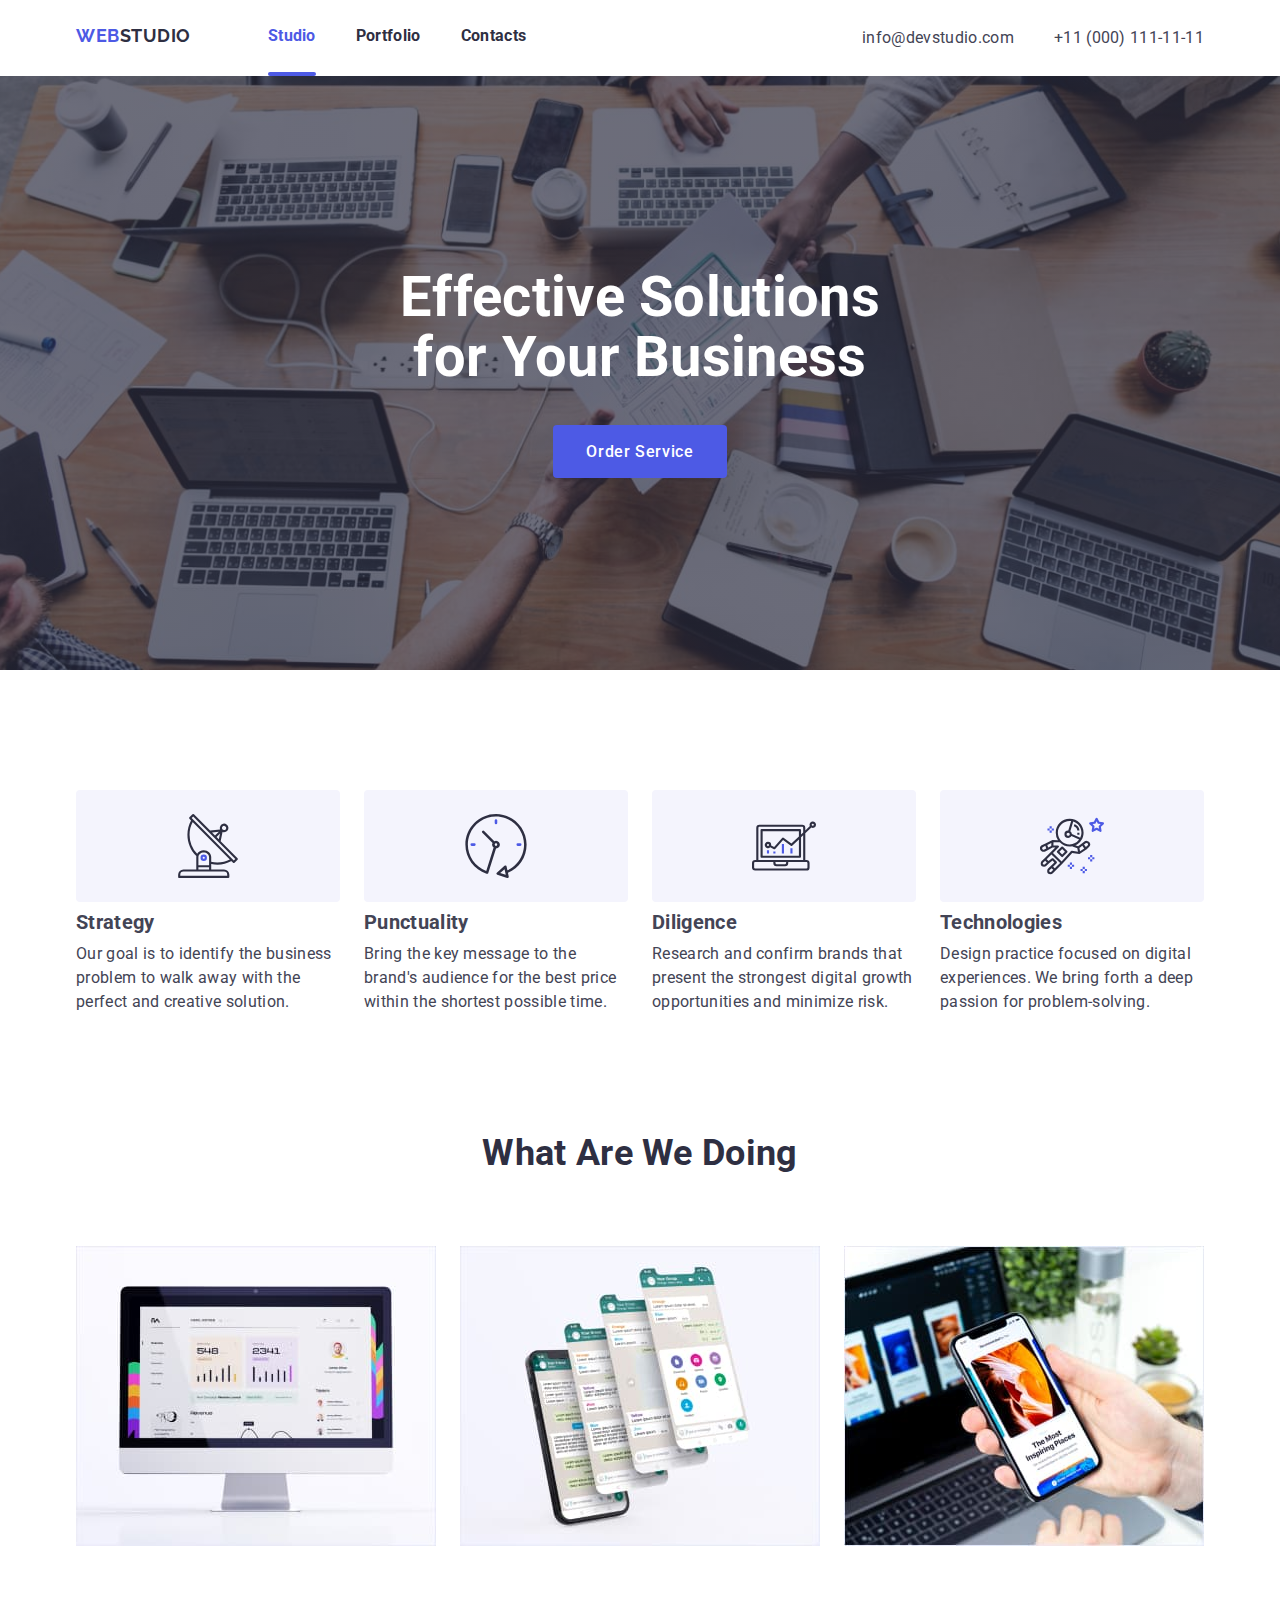
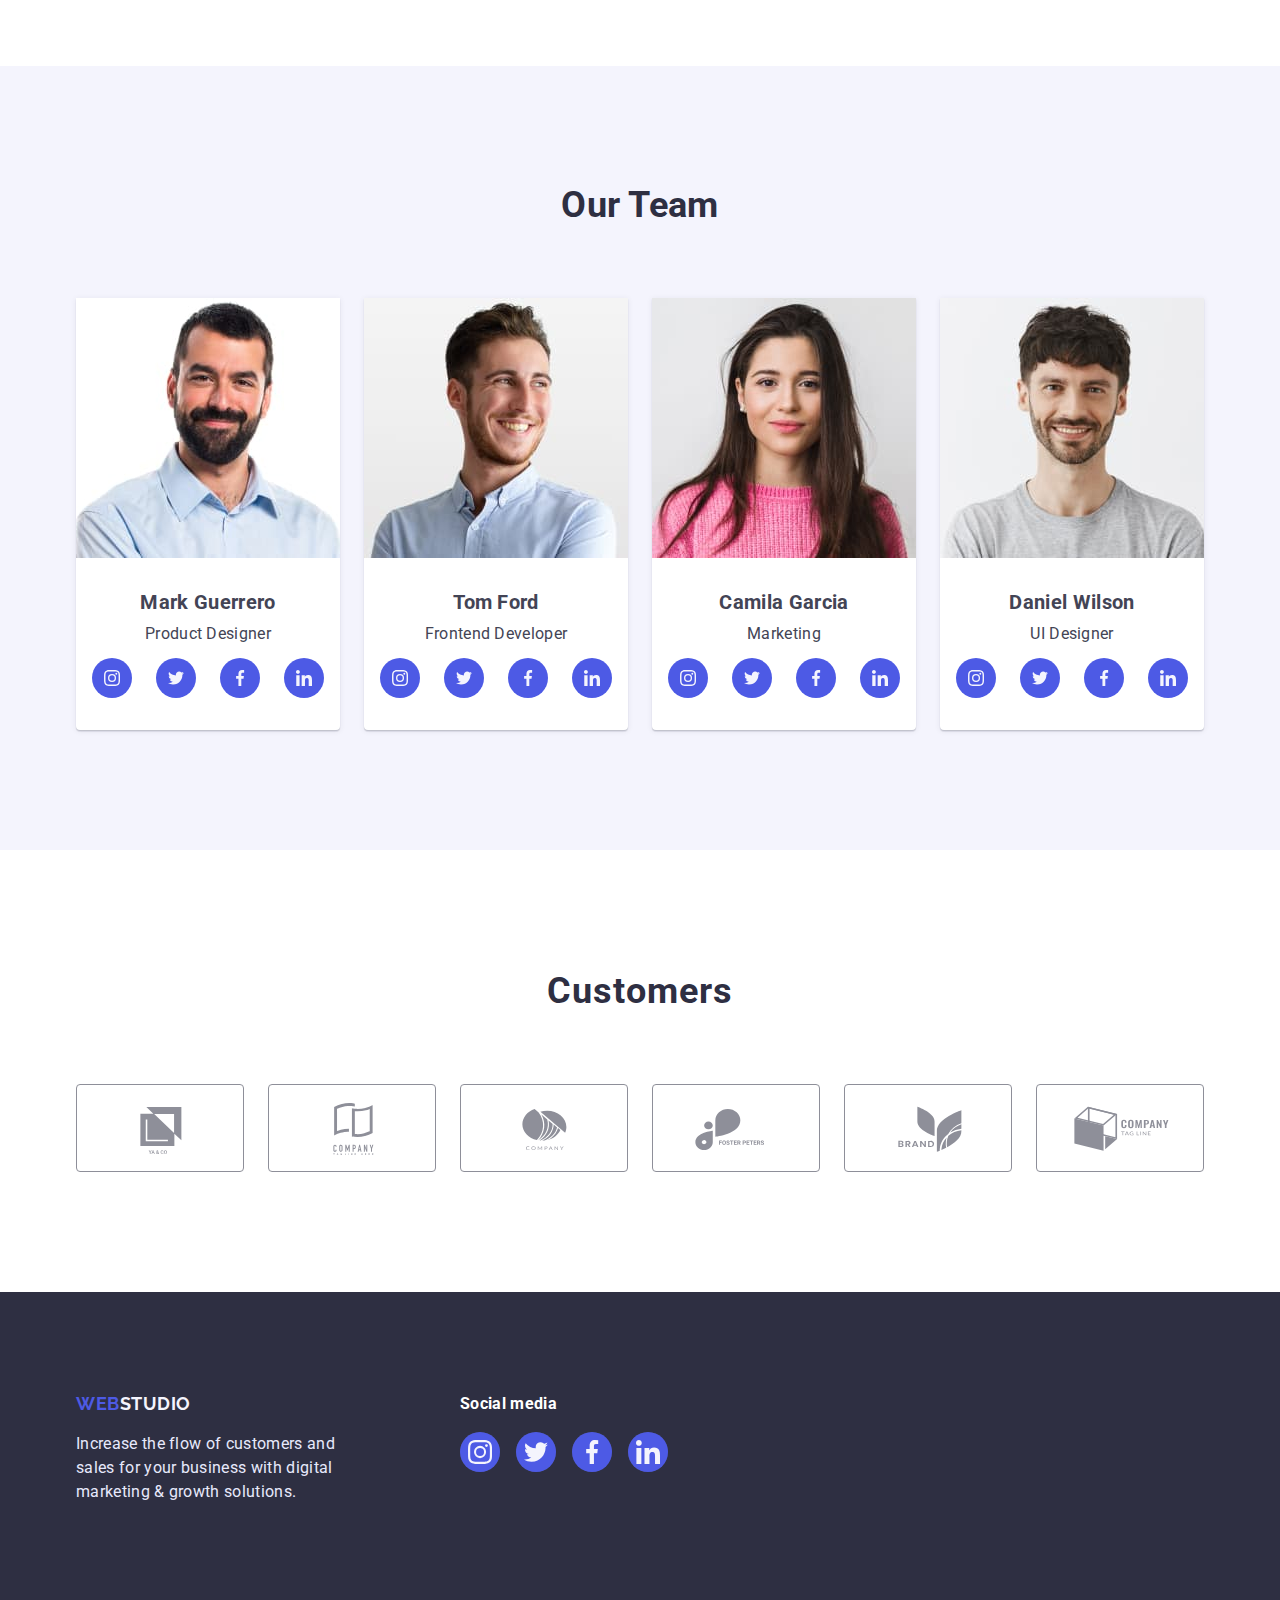
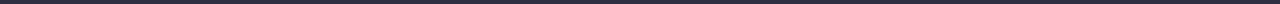
<file: index.html>
<!DOCTYPE html>
<html lang="en">
<head>
    <meta charset="UTF-8">
    <meta http-equiv="X-UA-Compatible" content="IE=edge">
    <meta name="viewport" content="width=device-width, initial-scale=1.0">
    <title>Studio</title>
    <link href="https://fonts.googleapis.com/css2?family=Raleway:wght@700&family=Roboto:wght@400;500;700;900&display=swap" rel="stylesheet">
    <link rel="stylesheet" href="https://cdn.jsdelivr.net/npm/modern-normalize@1.1.0/modern-normalize.min.css">
    <link rel="stylesheet" href="./css/styles.css"/>
</head>
<body>
    <!-- Шапка -->
    <header class="page-header">
        <div class="container main-nav">
            <!-- Логотип -->
            <nav class="header-nav">    
                <a href="" class="logo abowe">
                Web<span class="logo-header">Studio</span>
                </a>
                <!-- Основні кнопки шапки -->
                <ul class="site-nav list">
                    <li class="item active"><a href="./index.html" class="link active">Studio</a></li>
                    <li class="item"><a href="./portfolio.html" class="link">Portfolio</a></li>
                    <li class="item"><a href="" class="link">Contacts</a></li>
                </ul>
            </nav>
            <!-- Контакти в шапці -->
            <ul class="contacts list">
                <li class="item"><a href="mailto:info@devstudio.com" class="link">info@devstudio.com</a></li>
                <li class="item"><a href="tel:+11(000)111-11-11" class="link"> +11 (000) 111-11-11</a></li>
            </ul>
        </div>
    </header>
    <!-- Основний контент -->
    <main>
        <!-- Основний банер -->
        <section class="hero">
            <h1 class="hero-title">Effective Solutions for Your Business</h1>
            <button type="button" class="button-order" data-modal-open>Order Service</button>
        </section>
        <!-- Модальне вікно для Order Service -->
        <div class="backdrop is-hidden" data-modal>
            <div class="modal">
                <div class="button-close">
                    <button class="close" data-modal-close>
                        <svg width="8px" height="8px">
                            <use href="./images/symbol-defs.svg#icon-close"></use>
                        </svg>
                    </button>
                </div>
            </div>
        </div>
        <!-- Особливості -->
        <section class="features">
            <div class="container">
                <h2 class="features-title">Feature</h2>
                <ul class="list">
                    <li class="item">
                        <div class="icon">
                            <svg class="icon-antenna" width="64px" height="64px">
                                <use href="./images/symbol-defs.svg#icon-antenna"></use>
                            </svg>
                        </div>
                        <h3 class="feature">Strategy</h3>
                        <p class="description">Our goal is to identify the business problem to walk away with the perfect and creative solution.</p>
                    </li>
                    <li class="item">
                        <div class="icon">
                            <svg class="icon-clock" width="64px" height="64px">
                                <use href="./images/symbol-defs.svg#icon-clock"></use>
                            </svg>
                        </div>
                        <h3 class="feature">Punctuality</h3>
                        <p class="description">Bring the key message to the brand's audience for the best price within the shortest possible time.</p>
                    </li>
                    <li class="item">
                        <div class="icon">
                            <svg class="icon-diagram" width="64px" height="64px">
                                <use href="./images/symbol-defs.svg#icon-diagram"></use>
                            </svg>
                        </div>
                        <h3 class="feature">Diligence</h3>
                        <p class="description">Research and confirm brands that present the strongest digital growth opportunities and minimize risk.</p>
                    </li>
                    <li class="item">
                        <div class="icon">
                            <svg class="icon-astronaut" width="64px" height="64px">
                                <use href="./images/symbol-defs.svg#icon-astronaut"></use>
                            </svg>
                        </div>
                        <h3 class="feature">Technologies</h3>
                        <p class="description">Design practice focused on digital experiences. We bring forth a deep passion for problem-solving.</p>
                    </li>
                </ul>
            </div>
        </section>
        <!-- Наші роботи -->
        <section class="work">
            <div class="container">
            <h2 class="work-title">What are we doing</h2>
                <ul class="list">
                    <li class="item">
                        <img src="./images/monitor_with_website.jpg" alt="Monitor with website" width="360" height="300">
                    </li>
                    <li class="item">
                        <img src="./images/phone_with_chat.jpg" alt="Phone with chat" width="360" height="300">
                    </li>
                    <li class="item">
                        <img src="./images/phone_with_website.jpg" alt="Phone with website" width="360" height="300">
                    </li>
                </ul>
            </div>
        </section>
        <!-- Наша команда -->
        <section class="team">
            <div class="container">    
            <h2 class="team-title">Our Team</h2>
                <ul class="list">
                    <li class="item">
                            <img src="./images/mark_guerrero.jpg" alt="Mark Guerrero" width="264" height="260">
                            <div class="business-card">
                                <h3 class="name">Mark Guerrero</h3>
                                <p class="position">Product Designer</p>
                                <ul class="list">
                                    <li class="item-logo">
                                        <a href="" class="cards-logo">
                                                <svg class="logo" width="16" height="16">
                                                    <use href="./images/symbol-defs.svg#icon-instagram"></use>
                                                </svg>
                                        </a>
                                    </li>
                                    <li class="item-logo">
                                        <a href="" class="cards-logo">
                                                <svg class="logo" width="16" height="16">
                                                    <use href="./images/symbol-defs.svg#icon-twitter"></use>
                                                </svg>  
                                        </a>
                                    </li>
                                    <li class="item-logo">
                                        <a href="" class="cards-logo"> 
                                                <svg class="logo" width="16" height="16">
                                                    <use href="./images/symbol-defs.svg#icon-facebook"></use>
                                                </svg> 
                                        </a>
                                    </li>
                                    <li class="item-logo">
                                        <a href="" class="cards-logo">
                                                <svg class="logo" width="16" height="16">
                                                    <use href="./images/symbol-defs.svg#icon-linkedin"></use>
                                                </svg>  
                                        </a>
                                    </li>
                                </ul>
                            </div>
                    </li>
                    <li class="item">
                            <img src="./images/tom_ford.jpg" alt="Tom Ford" width="264" height="260">
                            <div class="business-card">
                                <h3 class="name">Tom Ford</h3>
                                <p class="position">Frontend Developer</p>
                                <ul class="list">
                                    <li class="item-logo">
                                        <a href="" class="cards-logo">
                                                <svg class="logo" width="16" height="16">
                                                    <use href="./images/symbol-defs.svg#icon-instagram"></use>
                                                </svg>
                                        </a>
                                    </li>
                                    <li class="item-logo">
                                        <a href="" class="cards-logo">
                                                <svg class="logo" width="16" height="16">
                                                    <use href="./images/symbol-defs.svg#icon-twitter"></use>
                                                </svg>  
                                        </a>
                                    </li>
                                    <li class="item-logo">
                                        <a href="" class="cards-logo"> 
                                                <svg class="logo" width="16" height="16">
                                                    <use href="./images/symbol-defs.svg#icon-facebook"></use>
                                                </svg> 
                                        </a>
                                    </li>
                                    <li class="item-logo">
                                        <a href="" class="cards-logo">
                                                <svg class="logo" width="16" height="16">
                                                    <use href="./images/symbol-defs.svg#icon-linkedin"></use>
                                                </svg>  
                                        </a>
                                    </li>
                                </ul>
                            </div>
                    </li> 
                    <li class="item">
                            <img src="./images/camila_garcia.jpg" alt="Camila Garcia" width="264" height="260">
                            <div class="business-card">
                                <h3 class="name">Camila Garcia</h3>
                                <p class="position">Marketing</p>
                                <ul class="list">
                                    <li class="item-logo">
                                        <a href="" class="cards-logo">
                                                <svg class="logo" width="16" height="16">
                                                    <use href="./images/symbol-defs.svg#icon-instagram"></use>
                                                </svg>
                                        </a>
                                    </li>
                                    <li class="item-logo">
                                        <a href="" class="cards-logo">
                                                <svg class="logo" width="16" height="16">
                                                    <use href="./images/symbol-defs.svg#icon-twitter"></use>
                                                </svg>  
                                        </a>
                                    </li>
                                    <li class="item-logo">
                                        <a href="" class="cards-logo"> 
                                                <svg class="logo" width="16" height="16">
                                                    <use href="./images/symbol-defs.svg#icon-facebook"></use>
                                                </svg> 
                                        </a>
                                    </li>
                                    <li class="item-logo">
                                        <a href="" class="cards-logo">
                                                <svg class="logo" width="16" height="16">
                                                    <use href="./images/symbol-defs.svg#icon-linkedin"></use>
                                                </svg>  
                                        </a>
                                    </li>
                                </ul>
                            </div>
                    </li>
                    <li class="item">
                            <img src="./images/daniel_wilson.jpg" alt="Daniel Wilson" width="264" height="260">
                            <div class="business-card">
                                <h3 class="name">Daniel Wilson</h3>
                                <p class="position">UI Designer</p>
                                <ul class="list">
                                    <li class="item-logo">
                                        <a href="" class="cards-logo">
                                                <svg class="logo" width="16" height="16">
                                                    <use href="./images/symbol-defs.svg#icon-instagram"></use>
                                                </svg>
                                        </a>
                                    </li>
                                    <li class="item-logo">
                                        <a href="" class="cards-logo">
                                                <svg class="logo" width="16" height="16">
                                                    <use href="./images/symbol-defs.svg#icon-twitter"></use>
                                                </svg>  
                                        </a>
                                    </li>
                                    <li class="item-logo">
                                        <a href="" class="cards-logo"> 
                                                <svg class="logo" width="16" height="16">
                                                    <use href="./images/symbol-defs.svg#icon-facebook"></use>
                                                </svg> 
                                        </a>
                                    </li>
                                    <li class="item-logo">
                                        <a href="" class="cards-logo">
                                                <svg class="logo" width="16" height="16">
                                                    <use href="./images/symbol-defs.svg#icon-linkedin"></use>
                                                </svg>  
                                        </a>
                                    </li>
                                </ul>
                            </div>
                    </li>
                </ul>
            </div>    
        </section>
        <!-- Клієнти -->
        <section class="customers">
            <div class="container"> 
                <h2 class="customer-title">Customers</h2>
                    <ul class="list brand-customer">
                        <li class="item brand">
                            <a href="" class="link customer">
                                    <svg class="customer-logo" width="104" height="56">
                                        <use href="./images/symbol-defs.svg#icon-client-first"></use>
                                    </svg>
                            </a>
                        </li>
                        <li class="item brand">
                            <a href="" class="link customer">
                                    <svg class="customer-logo" width="104" height="56">
                                        <use href="./images/symbol-defs.svg#icon-client-second"></use>
                                    </svg>
                            </a>
                        </li>
                        <li class="item brand">
                            <a href="" class="link customer">
                                    <svg class="customer-logo" width="104" height="56">
                                        <use href="./images/symbol-defs.svg#icon-client-third"></use>
                                    </svg>
                            </a>
                        </li>
                        <li class="item brand">
                            <a href="" class="link customer">
                                    <svg class="customer-logo" width="104" height="56">
                                        <use href="./images/symbol-defs.svg#icon-client-fourth"></use>
                                    </svg>
                            </a>
                        </li>
                        <li class="item brand">
                            <a href="" class="link customer">
                                    <svg class="customer-logo" width="104" height="56">
                                        <use href="./images/symbol-defs.svg#icon-client-fifth"></use>
                                    </svg>
                            </a>
                        </li>
                        <li class="item brand">
                            <a href="" class="link customer">
                                    <svg class="customer-logo" width="104" height="56">
                                        <use href="./images/symbol-defs.svg#icon-client-sixth"></use>
                                    </svg>
                            </a>
                        </li>
                    </ul>
            </div>
        </section>
    </main>
    <!-- Низ сайту -->
    <footer>
        <div class="container logo-tagline">   
            <div class="info">
                <!-- Логотип -->  
                <a href="" class="logo below">
                Web<span class="logo-footer">Studio</span>
                </a>
                <!-- Слоган -->
                <p class="tagline">Increase the flow of customers and sales for your business with digital marketing & growth solutions.</p>
            </div>
            <!-- Соціальні мережі -->
            <div class="social-media">
                <h3 class="title-social">Social media</h3>
                <ul class="list item-contact">
                    <li class="item-logo contact">
                        <a href="" class="cards-logo">
                                <svg class="logo" width="24" height="24">
                                    <use href="./images/symbol-defs.svg#icon-instagram"></use>
                                </svg>
                        </a>
                    </li> 
                    <li class="item-logo contact">
                        <a href="" class="cards-logo">
                                <svg class="logo" width="24" height="24">
                                    <use href="./images/symbol-defs.svg#icon-twitter"></use>
                                </svg>
                        </a>
                    </li> 
                    <li class="item-logo contact">
                        <a href="" class="cards-logo">
                                <svg class="logo" width="24" height="24">
                                    <use href="./images/symbol-defs.svg#icon-facebook"></use>
                                </svg>
                        </a>
                    </li> 
                    <li class="item-logo contact">
                        <a href="" class="cards-logo">
                                <svg class="logo" width="24" height="24">
                                    <use href="./images/symbol-defs.svg#icon-linkedin"></use>
                                </svg>
                        </a>
                    </li> 
                </ul>
            </div>
        </div>  
    </footer>
    <script src="./js/modal.js"></script>
</body>
</html>
</file>
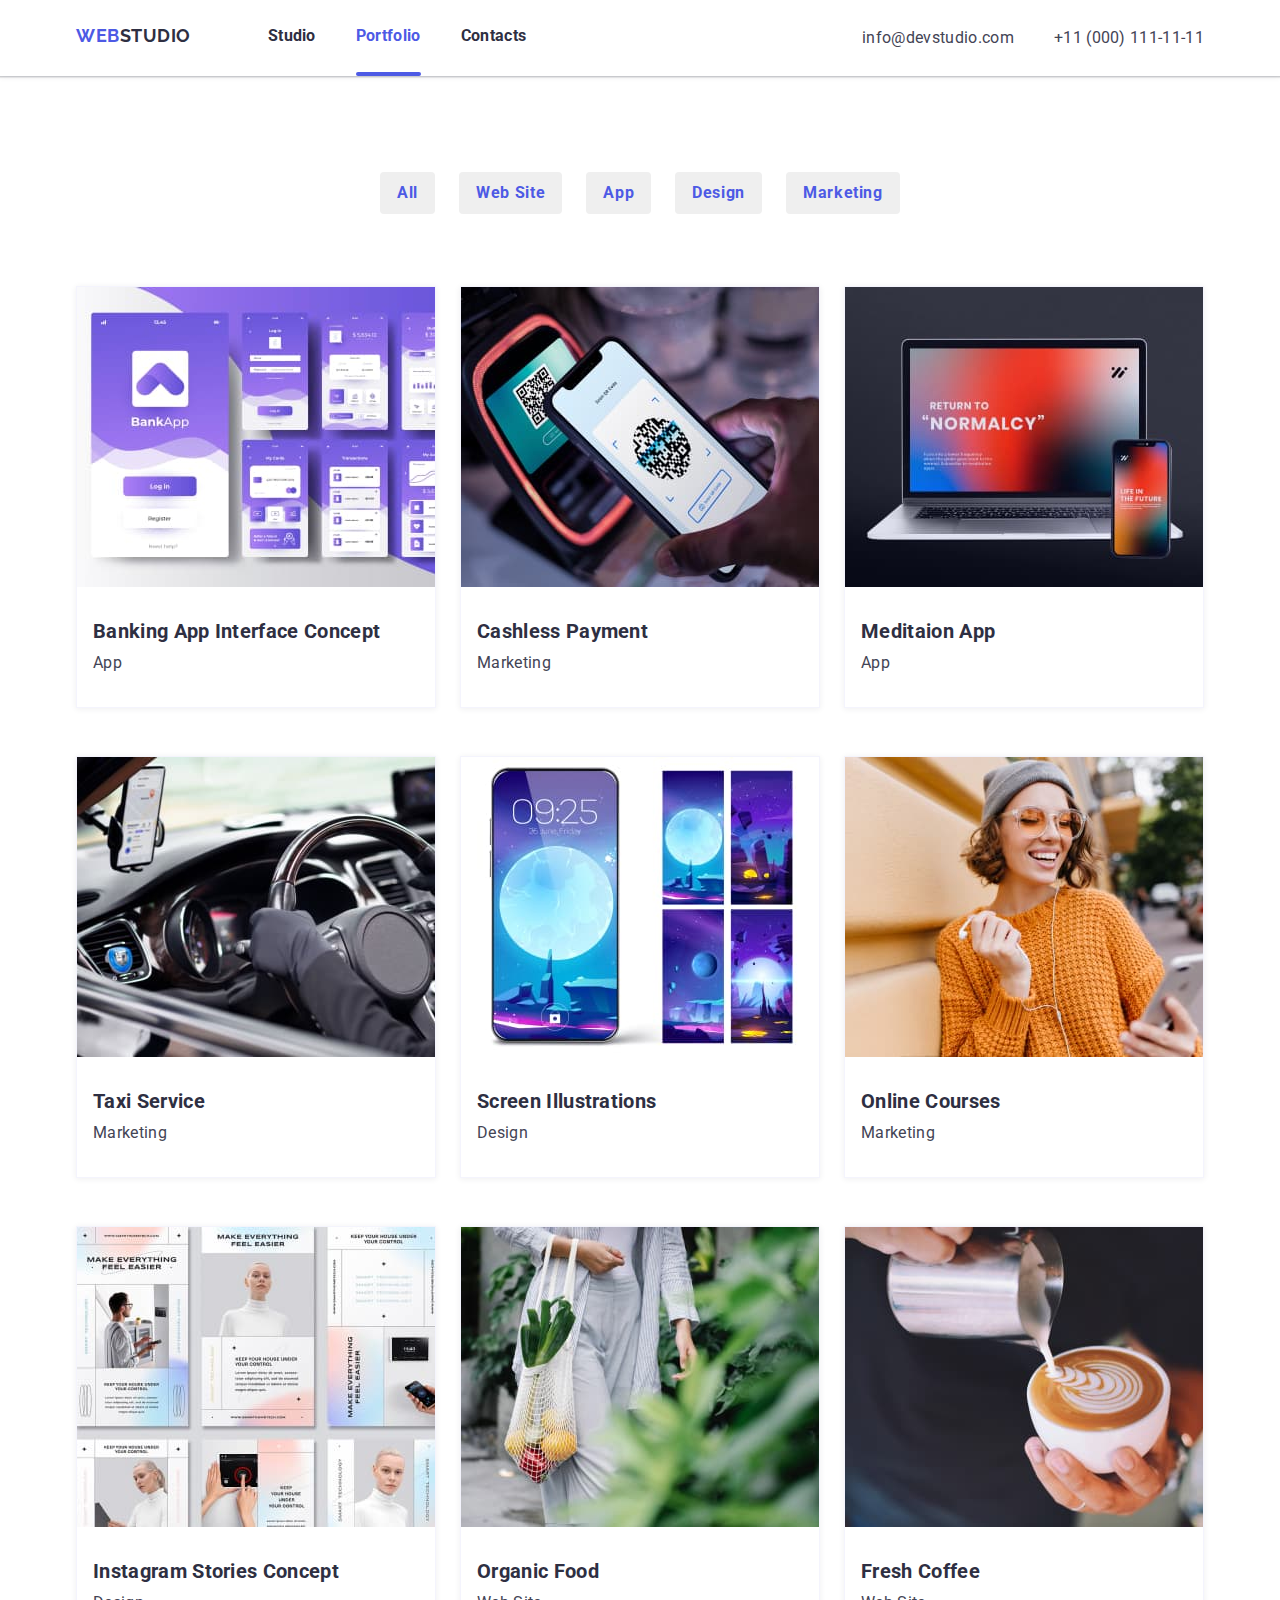
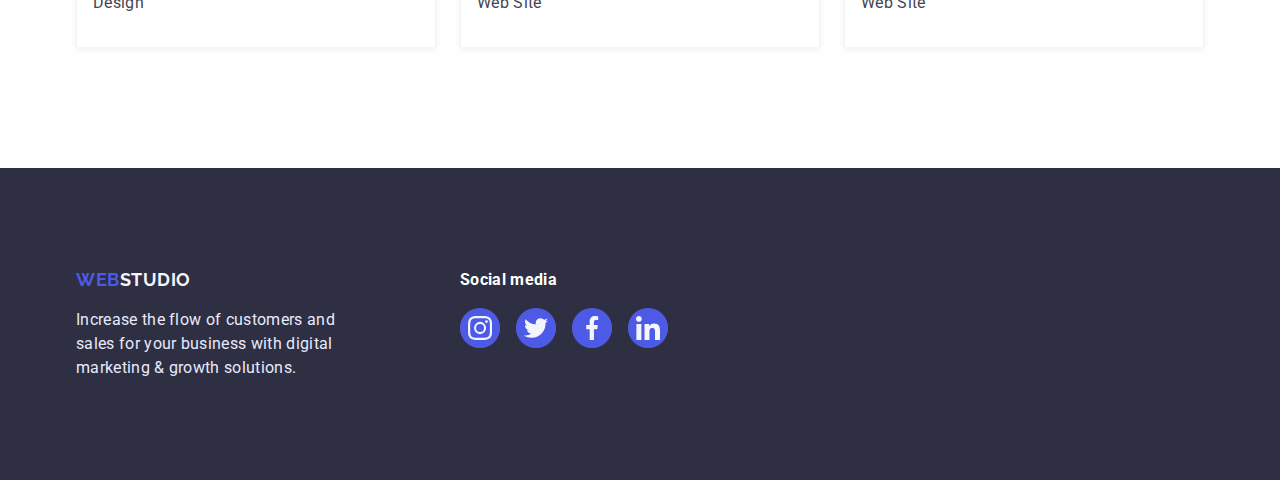
<file: portfolio.html>
<!DOCTYPE html>
<html lang="en">
<head>
    <meta charset="UTF-8">
    <meta http-equiv="X-UA-Compatible" content="IE=edge">
    <meta name="viewport" content="width=device-width, initial-scale=1.0">
    <title>Portfolio</title>
    <link href="https://fonts.googleapis.com/css2?family=Raleway:wght@700&family=Roboto:wght@400;500;700;900&display=swap" rel="stylesheet">
    <link rel="stylesheet" href="https://cdn.jsdelivr.net/npm/modern-normalize@1.1.0/modern-normalize.min.css">
    <link rel="stylesheet" href="./css/styles.css">
</head>
<body>
    <!-- Шапка -->
    <header class="page-header">
        <div class="container main-nav">
            <!-- Логотип -->
            <nav class="header-nav">    
                <a href="" class="logo abowe">
                Web<span class="logo-header">Studio</span>
                </a>
                <!-- Основні кнопки шапки -->
                <ul class="site-nav list">
                    <li class="item"><a href="./index.html" class="link">Studio</a></li>
                    <li class="item active"><a href="./portfolio.html" class="link active">Portfolio</a></li>
                    <li class="item"><a href="" class="link">Contacts</a></li>
                </ul>
            </nav>
            <!-- Контакти в шапці -->
            <ul class="contacts list">
                <li class="item"><a href="mailto:info@devstudio.com" class="link">info@devstudio.com</a></li>
                <li class="item"><a href="tel:+11(000)111-11-11" class="link"> +11 (000) 111-11-11</a></li>
            </ul>
        </div>
    </header>
    <!-- Основний контент -->
    <main>
      <h1 class="title-portfolio">Portfolio</h1>
     <!--Фільтр кнопки-->
      <section class="portfolio">
        <div class="container">
        <h2 class="title-cards">Project cards</h2>
        <ul  class="list cards-nav">
            <li class="item">
                <button type="button" class="button-cards">All</button>
            </li>
            <li class="item">
                <button type="button" class="button-cards">Web Site</button>
            </li>
            <li class="item">
                <button type="button" class="button-cards">App</button>
            </li>
            <li class="item">
                <button type="button" class="button-cards">Design</button>
            </li>
            <li class="item">
                <button type="button" class="button-cards">Marketing</button>
            </li>
        </ul>
     <!--Портфоліо робіт-->
        <div class="flex-container">
        <ul  class="list cards">
            <li class="flex-element">
                <a href="" class="link">
                    <div class="card-thumb">
                        <img src="./images/banking_app_interface_concept.jpg" alt="Banking app interface concept" width="360" height="300">
                        <div class="overlay">
                          <p class="overlay-text">14 Stylish and User-Friendly App Design Concepts · Task Manager App · Calorie Tracker App · Exotic Fruit Ecommerce App · Cloud Storage App</p>  
                        </div>
                    </div>
                    <div class="description-card">                    
                        <h3 class="product">Banking App Interface Concept</h3>
                        <p class="type-product">App</p>
                    </div>
                </a>
            </li>
            <li class="flex-element">
                <a href="" class="link">
                    <div class="card-thumb">
                        <img src="./images/cashless_payment.jpg" alt="Cashless payment" width="360" height="300">
                        <div class="overlay">
                          <p class="overlay-text">14 Stylish and User-Friendly App Design Concepts · Task Manager App · Calorie Tracker App · Exotic Fruit Ecommerce App · Cloud Storage App</p>  
                        </div>
                    </div>
                    <div class="description-card">   
                        <h3 class="product">Cashless payment</h3>
                        <p class="type-product">Marketing</p>
                    </div>
                </a>
            </li>
            <li class="flex-element">
                <a href="" class="link">
                    <div class="card-thumb">
                        <img src="./images/meditaion_app.jpg" alt="Meditaion app" width="360" height="300">
                        <div class="overlay">
                          <p class="overlay-text">14 Stylish and User-Friendly App Design Concepts · Task Manager App · Calorie Tracker App · Exotic Fruit Ecommerce App · Cloud Storage App</p>  
                        </div>
                    </div>
                    <div class="description-card">   
                        <h3 class="product">Meditaion App</h3>
                        <p class="type-product">App</p>
                    </div>
                </a>
            </li>
            <li class="flex-element">
                <a href="" class="link">
                    <div class="card-thumb">
                        <img src="./images/taxi_service.jpg" alt="Taxi service" width="360" height="300">
                        <div class="overlay">
                          <p class="overlay-text">14 Stylish and User-Friendly App Design Concepts · Task Manager App · Calorie Tracker App · Exotic Fruit Ecommerce App · Cloud Storage App</p>  
                        </div>
                    </div>
                    <div class="description-card">   
                        <h3 class="product">Taxi Service</h3>
                        <p class="type-product">Marketing</p>
                    </div>
                </a>
            </li>
            <li class="flex-element">
                <a href="" class="link">
                    <div class="card-thumb">
                        <img src="./images/screen_illustrations.jpg" alt="Screen illustrations" width="360" height="300">
                        <div class="overlay">
                          <p class="overlay-text">14 Stylish and User-Friendly App Design Concepts · Task Manager App · Calorie Tracker App · Exotic Fruit Ecommerce App · Cloud Storage App</p>  
                        </div>
                    </div>
                    <div class="description-card">   
                        <h3 class="product">Screen Illustrations</h3>
                        <p class="type-product">Design</p>
                    </div>
                </a>
            </li>
            <li class="flex-element">
                <a href="" class="link">
                    <div class="card-thumb">
                        <img src="./images/online_courses.jpg" alt="Online courses" width="360" height="300">
                        <div class="overlay">
                          <p class="overlay-text">14 Stylish and User-Friendly App Design Concepts · Task Manager App · Calorie Tracker App · Exotic Fruit Ecommerce App · Cloud Storage App</p>  
                        </div>
                    </div>
                    <div class="description-card">   
                        <h3 class="product">Online Courses</h3>
                        <p class="type-product">Marketing</p>
                    </div>
                </a>
            </li>
            <li class="flex-element">
                <a href="" class="link">
                    <div class="card-thumb">
                        <img src="./images/instagram_stories_concept.jpg" alt="Instagram stories concept" width="360" height="300">
                        <div class="overlay">
                          <p class="overlay-text">14 Stylish and User-Friendly App Design Concepts · Task Manager App · Calorie Tracker App · Exotic Fruit Ecommerce App · Cloud Storage App</p>  
                        </div>
                    </div>
                    <div class="description-card">   
                        <h3 class="product">Instagram Stories Concept</h3>
                        <p class="type-product">Design</p>
                    </div>
                </a>
            </li>
            <li class="flex-element">
                <a href="" class="link">
                    <div class="card-thumb">
                        <img src="./images/organic_food.jpg" alt="Organic food" width="360" height="300">
                        <div class="overlay">
                          <p class="overlay-text">14 Stylish and User-Friendly App Design Concepts · Task Manager App · Calorie Tracker App · Exotic Fruit Ecommerce App · Cloud Storage App</p>  
                        </div>
                    </div>
                    <div class="description-card">   
                        <h3 class="product">Organic Food</h3>
                        <p class="type-product">Web Site</p>
                    </div>
                </a>
            </li>
            <li class="flex-element">
                <a href="" class="link">
                    <div class="card-thumb">
                        <img src="./images/fresh_coffee.jpg" alt="Fresh coffee" width="360" height="300">
                        <div class="overlay">
                          <p class="overlay-text">14 Stylish and User-Friendly App Design Concepts · Task Manager App · Calorie Tracker App · Exotic Fruit Ecommerce App · Cloud Storage App</p>  
                        </div>
                    </div>
                    <div class="description-card">   
                        <h3 class="product">Fresh Coffee</h3>
                        <p class="type-product">Web Site</p>
                    </div>
                </a>
            </li>
        </ul>
        </div>
        </div>
      </section>      
    </main>
    <!-- Низ сайту -->
   <!-- Низ сайту -->
   <footer>
    <div class="container logo-tagline">   
        <div class="info">
            <!-- Логотип -->  
            <a href="" class="logo below">
            Web<span class="logo-footer">Studio</span>
            </a>
            <!-- Слоган -->
            <p class="tagline">Increase the flow of customers and sales for your business with digital marketing & growth solutions.</p>
        </div>
        <!-- Соціальні мережі -->
        <div class="social-media">
            <h3 class="title-social">Social media</h3>
            <ul class="list item-contact">
                <li class="item-logo contact">
                    <a href="" class="cards-logo">
                            <svg class="logo" width="24" height="24">
                                <use href="./images/symbol-defs.svg#icon-instagram"></use>
                            </svg>
                    </a>
                </li> 
                <li class="item-logo contact">
                    <a href="" class="cards-logo">
                            <svg class="logo" width="24" height="24">
                                <use href="./images/symbol-defs.svg#icon-twitter"></use>
                            </svg>
                    </a>
                </li> 
                <li class="item-logo contact">
                    <a href="" class="cards-logo">
                            <svg class="logo" width="24" height="24">
                                <use href="./images/symbol-defs.svg#icon-facebook"></use>
                            </svg>
                    </a>
                </li> 
                <li class="item-logo contact">
                    <a href="" class="cards-logo">
                            <svg class="logo" width="24" height="24">
                                <use href="./images/symbol-defs.svg#icon-linkedin"></use>
                            </svg>
                    </a>
                </li> 
            </ul>
        </div>
    </div>  
</footer>
</body>
</html>
</file>
<file: css/styles.css>
/* Основні кольори */
:root{
    --main-color:#4D5AE5;
    --dark-color:#2E2F42;
    --success-color:#31D0AA;
    --text-color:#434455;
    --subtle-text-color:#8E8F99;
    --accent-color:#E7E9FC;
    --light-color:#F4F4FD;
    --primary-white-color:#FFFFFF;
    --active-button:#404BBF;
}
/* Стилі першої сторінки */
/* Основне на першій сторінці */
body {
    background-color: var(--primary-white-color);
    color: var(--text-color);
    font-family: 'Roboto',sans-serif;
    font-size: 16px;
    line-height: 1.5;
    letter-spacing: 0.02em; 
}
h1,
h2,
h3,
p{
    margin-top: 0;
}
img {
    display: block;
}
.list{
    margin: 0;
    padding: 0;
    list-style: none;
}
/* Лого Хедера */
.logo{
    margin: 0;
    padding: 0;
    display: flex;

    color: var(--main-color);
    font-family: 'Raleway',sans-serif;
    font-weight: 700;
    font-size: 18px;
    line-height: 1.33;
    text-decoration: none;
    letter-spacing: 0.03em;
    text-transform: uppercase;
}
.logo.abowe{
    padding-top: 24px;
    padding-bottom: 24px;
}
.logo-header{
    color: var(--dark-color);
}
/* Навігація сайту в хедері */
.main-nav{
    display: flex;
    align-items: center;
    justify-content: space-between;
}
.page-header{
    background: var(--primary-white-color);
    box-shadow: 0px 2px 1px rgba(46, 47, 66, 0.08), 0px 1px 1px rgba(46, 47, 66, 0.16), 0px 1px 6px rgba(46, 47, 66, 0.08);
}
.header-nav{
    display: flex;
}
.site-nav{
    display: flex;
    margin-left: 77px;
}
.site-nav .item+ .item{
    margin-left: 40px;
}
.site-nav .link{
    display: block;
    padding-top: 24px;
    padding-bottom: 24px;
    
    color: var(--dark-color);
    font-weight: 700;
    text-decoration: none;

    transition:color 250ms cubic-bezier(0.4, 0, 0.2, 1);
}
.site-nav .link:hover,
.site-nav .link:focus{
    color: var(--text-color)
}
.site-nav .link:active{
    color: var(--main-color);
}
.site-nav .link.active{
    color: var(--main-color);
}
.site-nav .item.active::after{
    content: '';
    position: relative;
    display: block;

    width: 100%;
    height: 4px;

    background-color: var(--main-color);
    border-radius: 2px;
}
/* Контакти в Хедері */
.contacts{
    display: flex;
}
.contacts .item+ .item{
    margin-left: 40px;
}
.contacts .link{
    color: var(--text-color);
    text-decoration: none;

    transition:color 250ms cubic-bezier(0.4, 0, 0.2, 1);
}
.contacts .link:visited,
.contacts .link:hover,
.contacts .link:focus{
    color: var(--main-color);
    text-decoration: none;
}
/* Банер */
.hero{
    margin-right: auto;
    margin-left: auto;   
    padding-top: 192px;
    padding-bottom: 192px;
    max-width: 1600px;
    text-align: center;

    background-color: var(--dark-color);
    background-image: linear-gradient(
        to right,
        rgba(46, 47, 66, 0.7), 
        rgba(46, 47, 66, 0.7)),
        url("../images/hero.jpg");
    background-size: cover;
    background-position: center;
    background-repeat: no-repeat;
}
.hero-title{
    margin-bottom: 48;
    margin-right: auto;
    margin-left: auto;
    width: 492px;

    color: var(--primary-white-color);
    font-weight: 700;
    font-size: 56px;
    line-height: 1.07;
    text-align: center;
}
/* Оформлення кнопки */
.button-order{
    border-radius: 4px;
    padding: 16px 32px;
    min-width: 170px;
    border:1px solid transparent;

    background-color: var(--main-color);
    color: var(--primary-white-color);
    font-family: 'Roboto',sans-serif;
    font-weight: 500;
    font-size: 16px;
    line-height: 1.19;
    text-align: center;
    letter-spacing: 0.04em;
    cursor: pointer;

    transition:box-shadow 250ms cubic-bezier(0.4, 0, 0.2, 1);
}
.button-order:active{
    background-color: var(--active-button);
    box-shadow: 0px 4px 4px rgba(0, 0, 0, 0.15);
}
.button-order:hover,
.button-order:focus{
    box-shadow: 0px 1px 6px rgba(46, 47, 66, 0.08), 0px 1px 1px rgba(46, 47, 66, 0.16), 0px 2px 1px rgba(46, 47, 66, 0.08);
}
/* Модальне вікно для Order Service */
.backdrop{
    position: fixed;
    top:0;
    left:0;

    width:100%;
    height:100%;

    background-color:rgba(46, 47, 66, 0.4);
    opacity: 1;
    transition: opacity 250ms cubic-bezier(0.4, 0, 0.2, 1);

}
.backdrop.is-hidden {
    opacity: 0;
    pointer-events: none;
}
.backdrop.is-hidden .modal{
    transform:translate(-50%, -50%) scale(0.5);
}
.modal{
    position: absolute;
    top:50%;
    left:50%;

    min-height: 576px;
    min-width: 408px;

    background-color: #FCFCFC;
    box-shadow: 0px 1px 1px rgba(0, 0, 0, 0.14), 0px 1px 3px rgba(0, 0, 0, 0.12), 0px 2px 1px rgba(0, 0, 0, 0.2);
    border-radius: 4px;

    transform:translate(-50%, -50%) scale(1);
    transition:transform 250ms cubic-bezier(0.4, 0, 0.2, 1);
}
.button-close{
    margin-top: 24px;
    margin-left: 360px;

}
.close{
    display: flex;
    align-items: center;
    justify-content: center;

    width: 24px;
    height: 24px;

    background-color: var(--accent-color);
    border: 1px solid rgba(0, 0, 0, 0.1);
    border-radius: 50%;

    transition: box-shadow 250ms cubic-bezier(0.4, 0, 0.2, 1);
}
.close:hover{
    box-shadow: 0px 1px 6px rgba(46, 47, 66, 0.08), 0px 1px 1px rgba(46, 47, 66, 0.16), 0px 2px 1px rgba(46, 47, 66, 0.08);
    cursor:pointer;
}
/* Секція особливості */
.features{
    padding:120px 0;
}
.features-title{
    display: none;
}
.features .list{
    display: flex;
}
.features .item:not(:last-child){
    margin-right:24px;
}
.features .feature{
    margin-bottom: 8px;
    width: 264px;

    font-size: 20px;
    line-height: 1.2;    
}
.features .description{
    margin-bottom: 0;
}
/* Оформлення картинок "особливості" */
.features .icon{
    display: flex;
    align-items: center;
    justify-content: center;
    background: var(--light-color);
    height: 112px;
    border-radius: 4px; 
    margin-bottom: 8px;
}
/* Секція послуг компанії */
.work .item:not(:last-child){
    margin-right: 24px;
}
.work{
    padding-bottom: 120px;
}
.work-title{
    margin-bottom: 72px;

    color: var(--dark-color);
    font-weight: 700;
    font-size: 36px;
    line-height: 1.11;
    text-transform: capitalize; 
    text-align: center; 
}
.work .list{
    display:flex;
}
/* Секція команда */
.team{
    padding-top: 120px;
    padding-bottom: 120px;

    background-color: var(--light-color);
}
.team-title{
    margin-bottom: 72px;

    color: var(--dark-color);  
    font-weight: 700;
    font-size: 36px;
    line-height: 1.11;
    text-transform: capitalize;
    text-align: center; 
}
.team .name{
    margin-bottom: 8px;

    font-size: 20px;
    line-height: 1.2;
}
.team .list{
    display: flex;
    text-align: center;
}
.team .item{
    background: var(--primary-white-color);
    box-shadow: 0px 1px 6px rgba(46, 47, 66, 0.08), 0px 1px 1px rgba(46, 47, 66, 0.16), 0px 2px 1px rgba(46, 47, 66, 0.08);
    border-radius: 0px 0px 4px 4px;
}
.team .item:not(:last-child){
    margin-right: 24px;
}
.position{
    margin: 0 0 12px 0;
}
.business-card{
    padding: 32px 16px;
}
/* Посилання на соц.мережі */
.cards-logo{
    display: flex;
    align-items: center;
    justify-content: center;

    background-color: var(--main-color);
    width: 40px;
    height:40px;
    border-radius: 50%;

    transition: background-color 250ms cubic-bezier(0.4, 0, 0.2, 1);
}
.cards-logo:hover,
.cards-logo:focus{
    background-color: var(--success-color);
    cursor: pointer;
}
.item-logo:not(:last-child){
    margin-right: 24px;
}
.item-logo .logo{
    display: flex;
    align-items: center;
    justify-content: center;
}
/* Секція клієнтів */
.customers{
    text-align: center;
    padding: 120px 0;
}
.customer-title{
    margin-bottom: 72px;

    color: var(--dark-color);
    font-weight: 700;
    font-size: 36px;
    line-height: 1.1666;
    text-align: center;
    letter-spacing: 0.03em;
}
.brand-customer{
    display: flex;
    flex-wrap: wrap;
}
.brand:not(:last-child){
    margin-right: 24px;
}
.customer.link{
    display: flex;
    align-items:center;
    justify-content: center;
    width: 168px;
    height: 88px;
    
    fill: #8E8F99;
    border: 1px solid #8E8F99;
    border-radius: 4px;

    transition: fill 250ms cubic-bezier(0.4, 0, 0.2, 1), border-color 250ms cubic-bezier(0.4, 0, 0.2, 1);
}
.customer.link:hover,
.customer.link:focus{
    fill: var(--main-color);
    border-color: var(--main-color);
}
/* Оформлення футера */
footer{
    padding-top: 100px;
    padding-bottom: 100px;

    background-color: var(--dark-color);
}
.logo-footer{
    color: var(--light-color);
}
.tagline{
    margin-top: 16px;
    margin-bottom: 0;
    width: 264px;

    color: var(--accent-color);
}
.logo-tagline{
    display: flex;
}
.social-media{
    width: 208px;
    height: 80px;
    margin-left: 120px;
}
.title-social{
    color: var(--primary-white-color);
    font-size: 16px;
}
.item-contact{
    display: flex;
    align-items: center;
    justify-content: center;
}
.item-logo.contact {
    display: flex;
    align-items: center;
    justify-content: center;

    background: rgba(255, 255, 255, 0.1);
    width: 40px;
    height:40px;
    border-radius: 50%;

    transition: color 250ms cubic-bezier(0.4, 0, 0.2, 1);
}
.item-logo.contact:not(:last-child){
    margin-right: 16px;
}
.item-logo.contact:hover,
.item-logo.contact:focus{
    background-color: var(--success-color); 
    cursor: pointer;
}
/* СТОРІНКА ПОРТФОЛІО */
/* Приховування заголовків портфоліо */
.portfolio{
    padding-top:96px;
    padding-bottom: 120px;
}
.title-portfolio,
.title-cards{
    display: none;
}
/* Кнопки портфоліо */
.cards-nav{
    display: flex;
    justify-content:center;
    margin-bottom: 72px;
}
.cards-nav .item:not(:last-child){
    margin-right: 24px;
}
.button-cards{
    margin-bottom: 0;
    display: inline-block;

    border-radius: 4px;
    padding: 8px 16px;
    border: 1px solid transparent;
    
    color: var(--main-color);
    font-family: 'Roboto',sans-serif;
    font-weight: 700;
    font-size: 16px;
    line-height: 1.5;
    letter-spacing: 0.04em;
    cursor: pointer;

    transition: background-color 250ms cubic-bezier(0.4, 0, 0.2, 1), box-shadow 250ms cubic-bezier(0.4, 0, 0.2, 1), color 250ms cubic-bezier(0.4, 0, 0.2, 1);
}
.button-cards:active,
.button-cards:hover,
.button-cards:focus{
    color: var(--primary-white-color);
    box-shadow: 0px 3px 1px rgba(0, 0, 0, 0.1), 0px 2px 1px rgba(0, 0, 0, 0.08), 0px 2px 2px rgba(0, 0, 0, 0.12);
    background-color: var(--main-color);
}
/* Оформлення карток */
.cards{
    display: flex;
    flex-wrap: wrap;
}
.flex-element{
    width: 360px;
    margin-right: 24px;
    margin-bottom: 48px;

    background: var(--primary-white-color);
    border: 0.5px solid var(--light-color);
    box-shadow: 0px 1px 6px rgba(46, 47, 66, 0.08);

    transition: box-shadow 250ms cubic-bezier(0.4, 0, 0.2, 1);
}
.flex-element:active,
.flex-element:hover,
.flex-element:focus{
    border: 0.5px solid var(--light-color);
    box-shadow: 0px 1px 6px rgba(46, 47, 66, 0.08), 0px 1px 1px rgba(46, 47, 66, 0.16), 0px 2px 1px rgba(46, 47, 66, 0.08);
}
.flex-element:nth-child(3n){
    margin-right: 0;
}
.flex-element:nth-last-child(-n + 3){
    margin-bottom: 0;
}
/* Закривашка для карточки */
.card-thumb{
    position: relative;
    overflow: hidden;
}
.overlay .overlay-text{
    color: var(--light-color);
}
.overlay{
    position: absolute;
	padding: 40px 32px;

	left: 0;
	top: 0;
	width: 100%;
	height: 100%;
    background-color: var(--main-color);

	transform: translateY(100%);
	transition: transform 250ms cubic-bezier(0.4, 0, 0.2, 1);
}
.cards .link:hover .overlay,
.cards .link:focus .overlay{
    transform: translateY(0);
}
.cards .link{
    text-decoration: none; 
    text-transform: capitalize;
}
.description-card{
    padding-top: 32px;
    padding-bottom: 32px;
    padding-left: 16px;
}
.cards .product{
    margin-bottom: 8px;

    color:var(--dark-color);
    font-size: 20px;
    line-height: 1.2;
}
.cards .type-product{
    margin-bottom: 0;
    color: var(--text-color);
}
/* Основний контейнер */
.container{
    margin-left: auto;
    margin-right: auto;
    padding-left: 15px;
    padding-right: 15px;
    width: 1158px;
    outline: 2px solid transparent;
}
</file>
